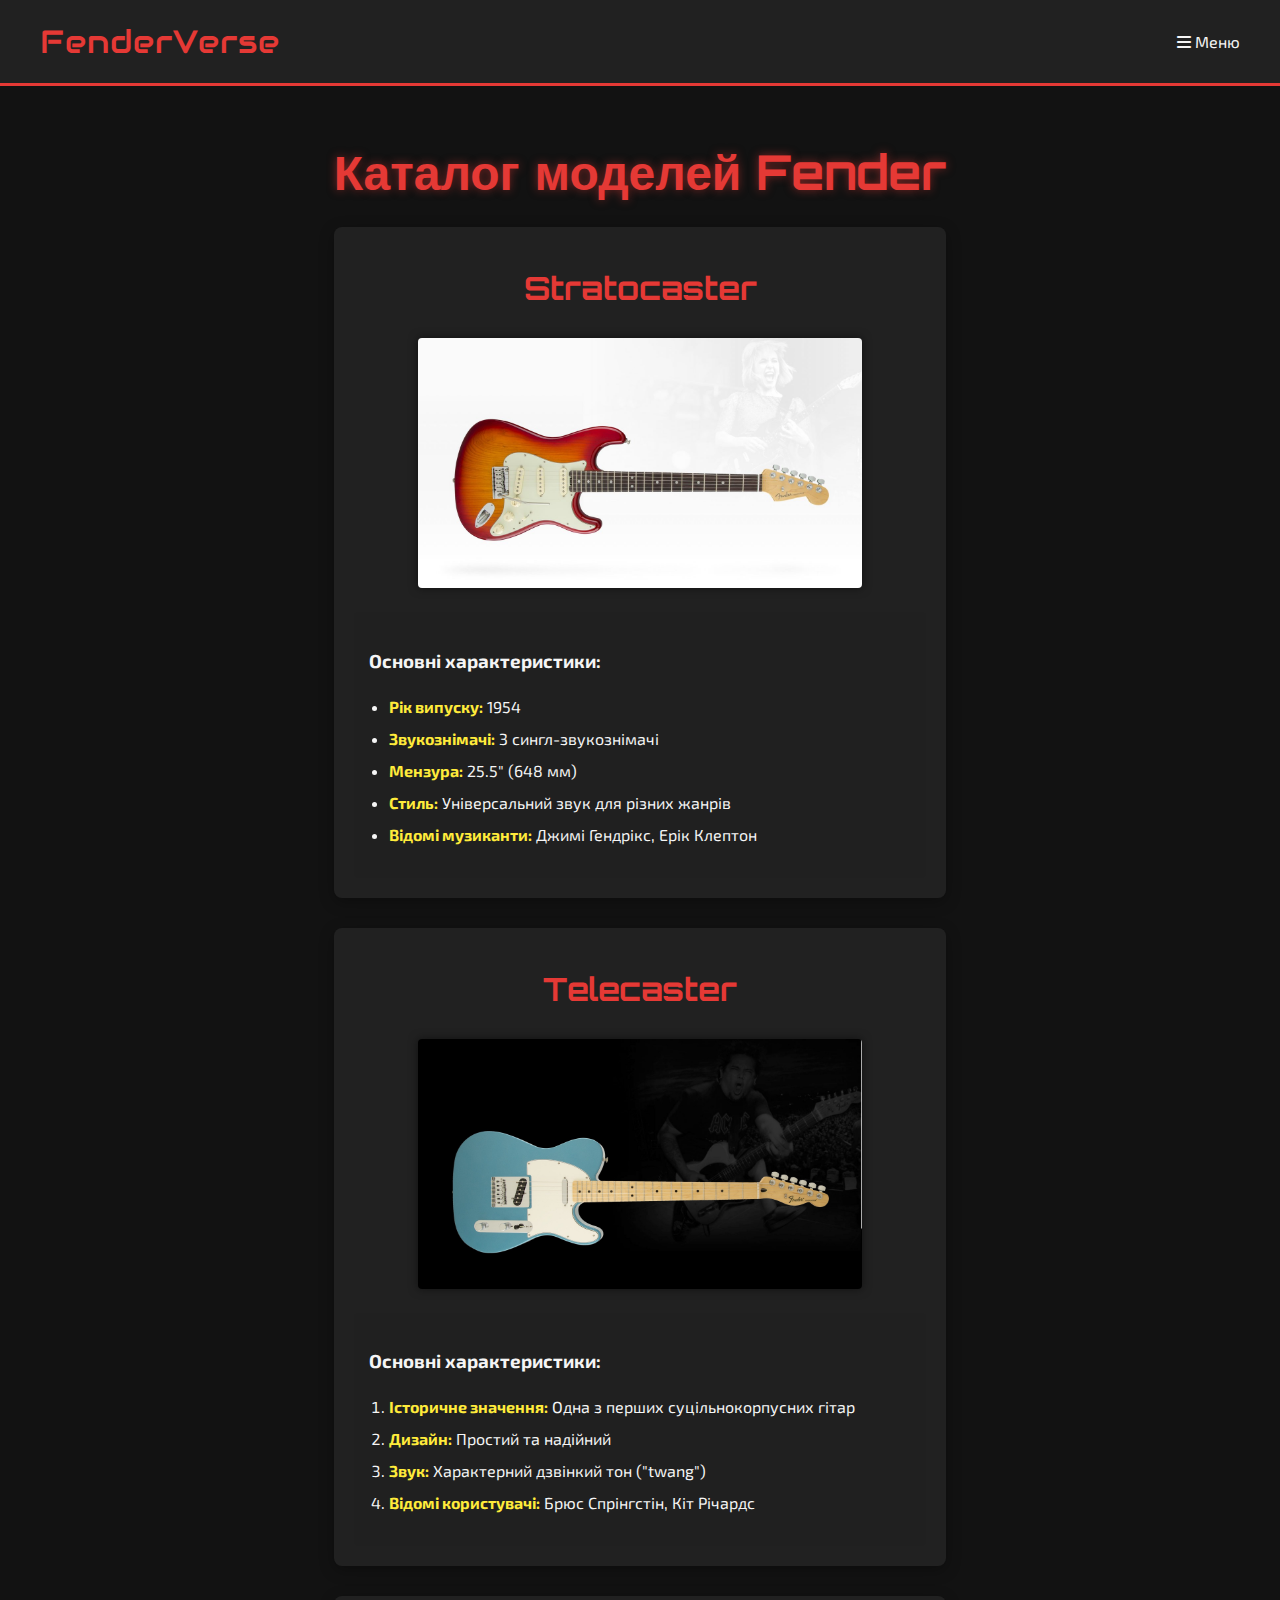
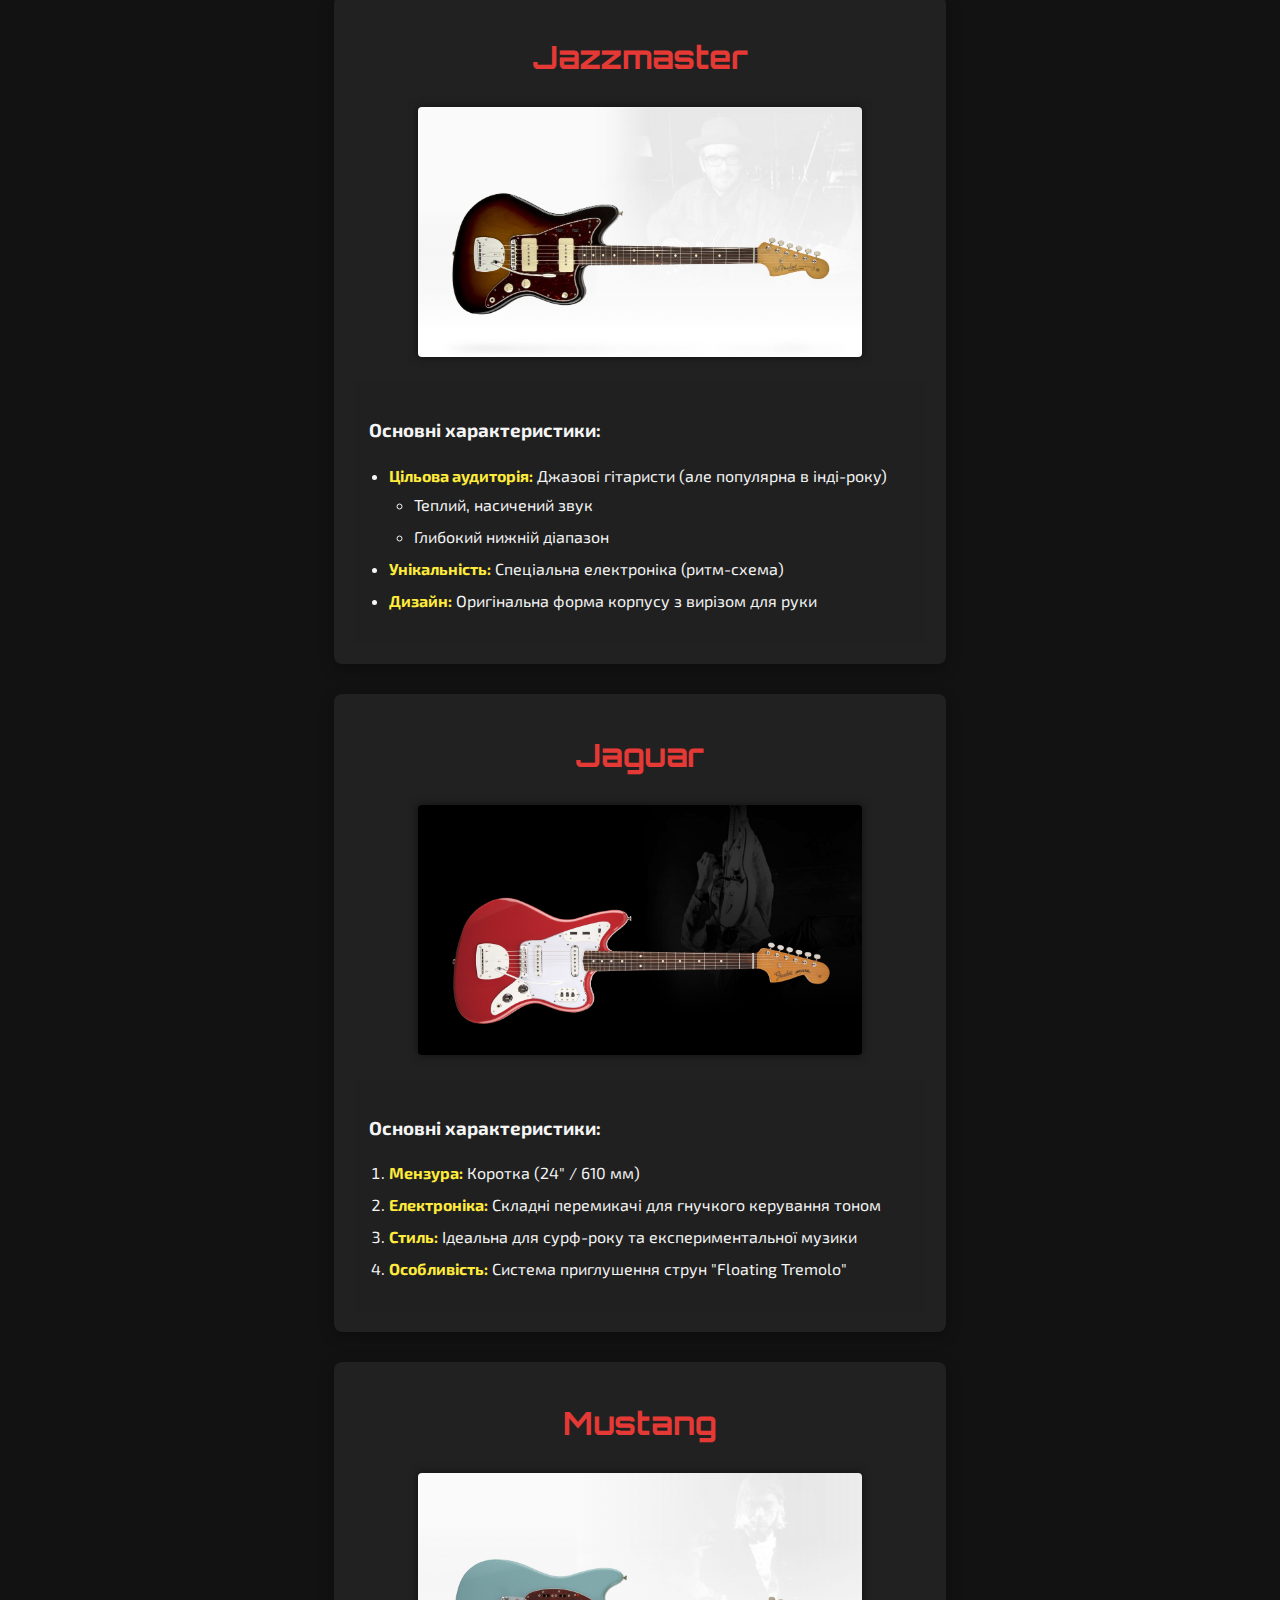
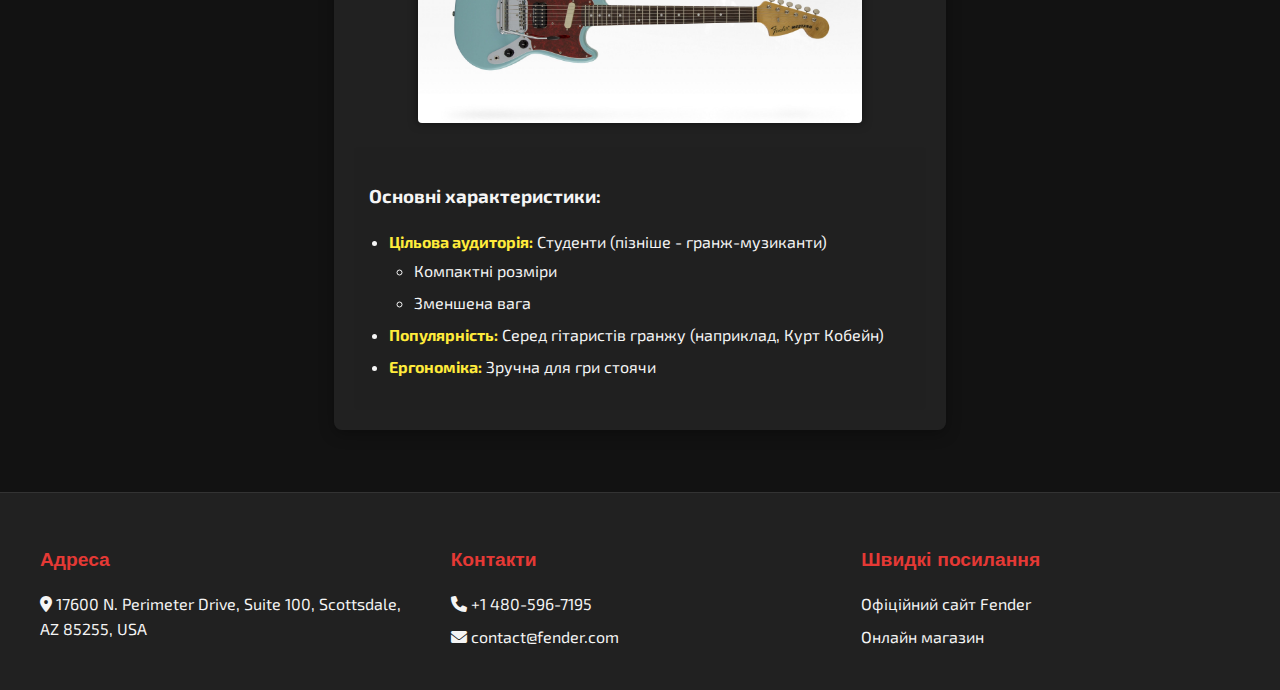
<file: catalog.html>
<!DOCTYPE html>
<html>
<head>
  <title>Каталог Fender</title>
  <meta name="viewport" content="width=device-width, initial-scale=1.0">
  <link rel="stylesheet" href="style.css">
  <link rel="stylesheet" href="https://cdnjs.cloudflare.com/ajax/libs/font-awesome/6.0.0-beta3/css/all.min.css">
</head>
<body>
  <header>
    <div class="header-content">
      <a href="index.html" class="logo">FenderVerse</a>
      <nav>
        <a href="menu.html" class="menu-link"><i class="fas fa-bars"></i> Меню</a>
      </nav>
    </div>
  </header>

  <div class="infoblock">
    <h1 class="main-title">Каталог моделей Fender</h1>
    
    <div class="guitar-model">
      <h2>Stratocaster</h2>
      <img src="images/catalog/Stratocaster.jpg" alt="Stratocaster" class="guitar-img">
      <div class="specs">
        <h3>Основні характеристики:</h3>
        <ul class="features">
          <li><strong>Рік випуску:</strong> 1954</li>
          <li><strong>Звукознімачі:</strong> 3 сингл-звукознімачі</li>
          <li><strong>Мензура:</strong> 25.5" (648 мм)</li>
          <li><strong>Стиль:</strong> Універсальний звук для різних жанрів</li>
          <li><strong>Відомі музиканти:</strong> Джимі Гендрікс, Ерік Клептон</li>
        </ul>
      </div>
    </div>

    <div class="guitar-model">
      <h2>Telecaster</h2>
      <img src="images/catalog/Telecaster.jpg" alt="Telecaster" class="guitar-img">
      <div class="specs">
        <h3>Основні характеристики:</h3>
        <ol class="features">
          <li><strong>Історичне значення:</strong> Одна з перших суцільнокорпусних гітар</li>
          <li><strong>Дизайн:</strong> Простий та надійний</li>
          <li><strong>Звук:</strong> Характерний дзвінкий тон ("twang")</li>
          <li><strong>Відомі користувачі:</strong> Брюс Спрінгстін, Кіт Річардс</li>
        </ol>
      </div>
    </div>

    <div class="guitar-model">
      <h2>Jazzmaster</h2>
      <img src="images/catalog/Jazzmaster.jpg" alt="Jazzmaster" class="guitar-img">
      <div class="specs">
        <h3>Основні характеристики:</h3>
        <ul class="features">
          <li><strong>Цільова аудиторія:</strong> Джазові гітаристи (але популярна в інді-року)
            <ul class="sub-features">
              <li>Теплий, насичений звук</li>
              <li>Глибокий нижній діапазон</li>
            </ul>
          </li>
          <li><strong>Унікальність:</strong> Спеціальна електроніка (ритм-схема)</li>
          <li><strong>Дизайн:</strong> Оригінальна форма корпусу з вирізом для руки</li>
        </ul>
      </div>
    </div>

    <div class="guitar-model">
      <h2>Jaguar</h2>
      <img src="images/catalog/Jaguar.jpg" alt="Jaguar" class="guitar-img">
      <div class="specs">
        <h3>Основні характеристики:</h3>
        <ol class="features">
          <li><strong>Мензура:</strong> Коротка (24" / 610 мм)</li>
          <li><strong>Електроніка:</strong> Складні перемикачі для гнучкого керування тоном</li>
          <li><strong>Стиль:</strong> Ідеальна для сурф-року та експериментальної музики</li>
          <li><strong>Особливість:</strong> Система приглушення струн "Floating Tremolo"</li>
        </ol>
      </div>
    </div>

    <div class="guitar-model">
      <h2>Mustang</h2>
      <img src="images/catalog/Mustang.jpg" alt="Mustang" class="guitar-img">
      <div class="specs">
        <h3>Основні характеристики:</h3>
        <ul class="features">
          <li><strong>Цільова аудиторія:</strong> Студенти (пізніше - гранж-музиканти)
            <ol class="sub-features">
              <li>Компактні розміри</li>
              <li>Зменшена вага</li>
            </ol>
          </li>
          <li><strong>Популярність:</strong> Серед гітаристів гранжу (наприклад, Курт Кобейн)</li>
          <li><strong>Ергономіка:</strong> Зручна для гри стоячи</li>
        </ul>
      </div>
    </div>
  </div>

  <footer>
    <div class="footer-content">
      <div class="footer-section">
        <h3>Адреса</h3>
        <p><i class="fas fa-map-marker-alt"></i> 17600 N. Perimeter Drive, Suite 100, Scottsdale, AZ 85255, USA</p>
      </div>
      <div class="footer-section">
        <h3>Контакти</h3>
        <p><i class="fas fa-phone"></i> +1 480-596-7195</p>
        <p><i class="fas fa-envelope"></i> contact@fender.com</p>
      </div>
      <div class="footer-section">
        <h3>Швидкі посилання</h3>
        <p><a href="https://www.fender.com">Офіційний сайт Fender</a></p>
        <p><a href="https://shop.fender.com">Онлайн магазин</a></p>
      </div>
    </div>
  </footer>
</body>
</html>
</file>
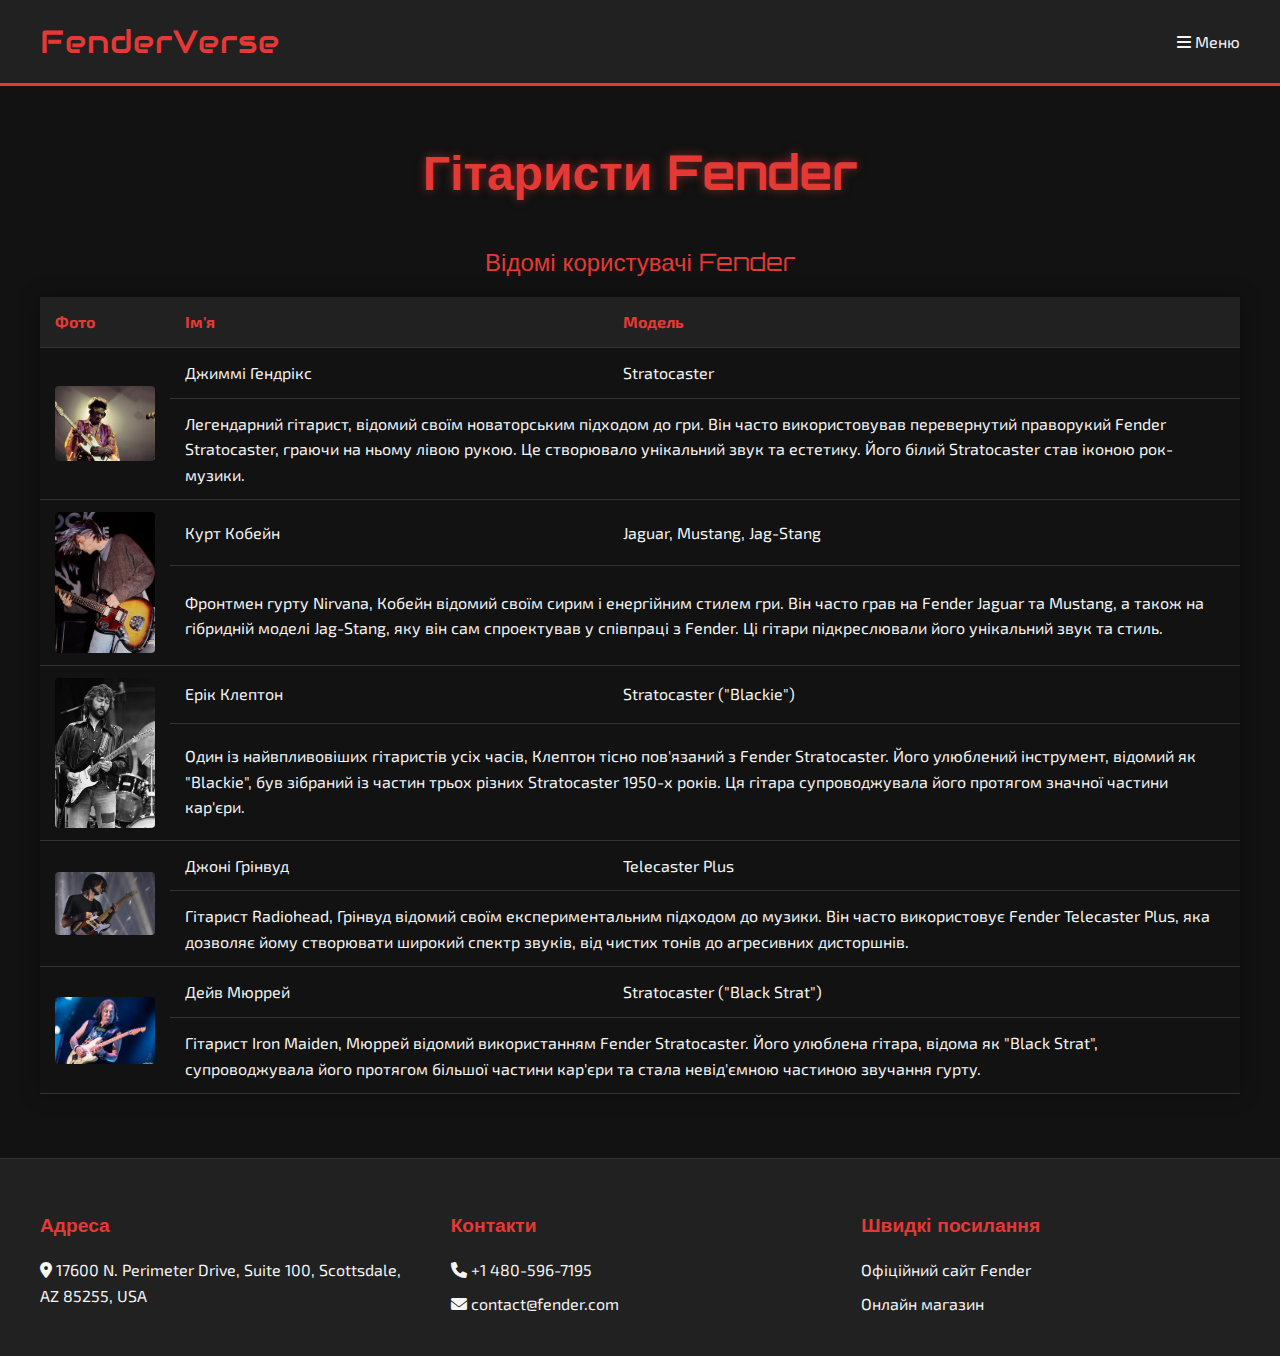
<file: choice.html>
<!DOCTYPE html>
<html>
<head>
  <title>Гітаристи Fender</title>
  <meta name="viewport" content="width=device-width, initial-scale=1.0">
  <link rel="stylesheet" href="style.css">
  <link rel="stylesheet" href="https://cdnjs.cloudflare.com/ajax/libs/font-awesome/6.0.0-beta3/css/all.min.css">
</head>
<body>
  <header>
    <div class="header-content">
      <a href="index.html" class="logo">FenderVerse</a>
      <nav>
        <a href="menu.html" class="menu-link"><i class="fas fa-bars"></i> Меню</a>
      </nav>
    </div>
  </header>

  <div class="infoblock">
    <h1 class="main-title">Гітаристи Fender</h1>
    
    <table class="artist-table">
      <caption>Відомі користувачі Fender</caption>
      <tr>
        <th>Фото</th>
        <th>Ім'я</th>
        <th>Модель</th>
      </tr>
      <tr>
        <td rowspan="2"><img src="images/choise/Hendrix.jpg" alt="Джиммі Гендрікс" class="artist-img"></td>
        <td>Джиммі Гендрікс</td>
        <td>Stratocaster</td>
      </tr>
      <tr>
        <td colspan="2">Легендарний гітарист, відомий своїм новаторським підходом до гри. Він часто використовував перевернутий праворукий Fender Stratocaster, граючи на ньому лівою рукою. Це створювало унікальний звук та естетику. Його білий Stratocaster став іконою рок-музики.</td>
      </tr>
      <tr>
        <td rowspan="2"><img src="images/choise/cobain.jpg" alt="Курт Кобейн" class="artist-img"></td>
        <td>Курт Кобейн</td>
        <td>Jaguar, Mustang, Jag-Stang</td>
      </tr>
      <tr>
        <td colspan="2">Фронтмен гурту Nirvana, Кобейн відомий своїм сирим і енергійним стилем гри. Він часто грав на Fender Jaguar та Mustang, а також на гібридній моделі Jag-Stang, яку він сам спроектував у співпраці з Fender. Ці гітари підкреслювали його унікальний звук та стиль.</td>
      </tr>
      <tr>
        <td rowspan="2"><img src="images/choise/Klepton.jpg" alt="Ерік Клептон" class="artist-img"></td>
        <td>Ерік Клептон</td>
        <td>Stratocaster ("Blackie")</td>
      </tr>
      <tr>
        <td colspan="2">Один із найвпливовіших гітаристів усіх часів, Клептон тісно пов'язаний з Fender Stratocaster. Його улюблений інструмент, відомий як "Blackie", був зібраний із частин трьох різних Stratocaster 1950-х років. Ця гітара супроводжувала його протягом значної частини кар'єри.</td>
      </tr>
      <tr>
        <td rowspan="2"><img src="images/choise/grinvud.jpg" alt="Джоні Грінвуд" class="artist-img"></td>
        <td>Джоні Грінвуд</td>
        <td>Telecaster Plus</td>
      </tr>
      <tr>
        <td colspan="2">Гітарист Radiohead, Грінвуд відомий своїм експериментальним підходом до музики. Він часто використовує Fender Telecaster Plus, яка дозволяє йому створювати широкий спектр звуків, від чистих тонів до агресивних дисторшнів.</td>
      </tr>
      <tr>
        <td rowspan="2"><img src="images/choise/Murray.jpg" alt="Дейв Мюррей" class="artist-img"></td>
        <td>Дейв Мюррей</td>
        <td>Stratocaster ("Black Strat")</td>
      </tr>
      <tr>
        <td colspan="2">Гітарист Iron Maiden, Мюррей відомий використанням Fender Stratocaster. Його улюблена гітара, відома як "Black Strat", супроводжувала його протягом більшої частини кар'єри та стала невід'ємною частиною звучання гурту.</td>
      </tr>
    </table>
  </div>

  <footer>
    <div class="footer-content">
      <div class="footer-section">
        <h3>Адреса</h3>
        <p><i class="fas fa-map-marker-alt"></i> 17600 N. Perimeter Drive, Suite 100, Scottsdale, AZ 85255, USA</p>
      </div>
      <div class="footer-section">
        <h3>Контакти</h3>
        <p><i class="fas fa-phone"></i> +1 480-596-7195</p>
        <p><i class="fas fa-envelope"></i> contact@fender.com</p>
      </div>
      <div class="footer-section">
        <h3>Швидкі посилання</h3>
        <p><a href="https://www.fender.com">Офіційний сайт Fender</a></p>
        <p><a href="https://shop.fender.com">Онлайн магазин
</file>
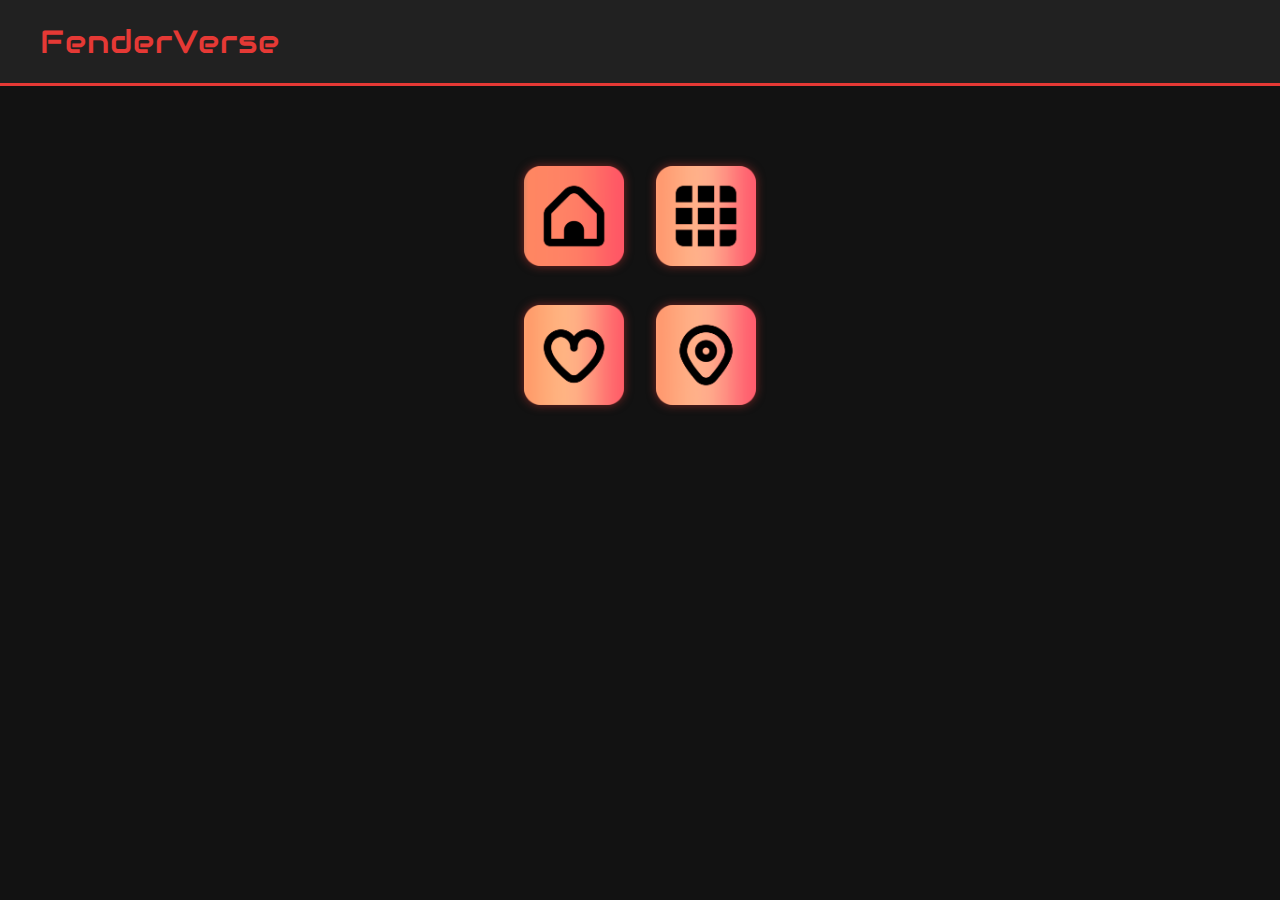
<file: menu.html>
<!DOCTYPE html>
<html>
<head>
  <title>Меню FenderVerse</title>
  <meta name="viewport" content="width=device-width, initial-scale=1.0">
  <link rel="stylesheet" type="text/css" href="style.css">
  <link rel="stylesheet" href="https://cdnjs.cloudflare.com/ajax/libs/font-awesome/6.0.0-beta3/css/all.min.css">
</head>
<body>
  <header>
    <div class="header-content">
      <a href="index.html" class="logo">FenderVerse</a>
    </div>
  </header>

  <div class="infoblock">
    <div class="menu-container">
      <a href="index.html" class="menu-btn"><img src="images/menu/1.png" alt="Головна" width="100"></a>
      <a href="catalog.html" class="menu-btn"><img src="images/menu/2.png" alt="Каталог" width="100"></a>
      <a href="choice.html" class="menu-btn"><img src="images/menu/3.png" alt="Гітаристи" width="100"></a>
      <a href="office.html" class="menu-btn"><img src="images/menu/4.png" alt="Офіс" width="100"></a>
    </div>
  </div>
</body>
</html>
</file>
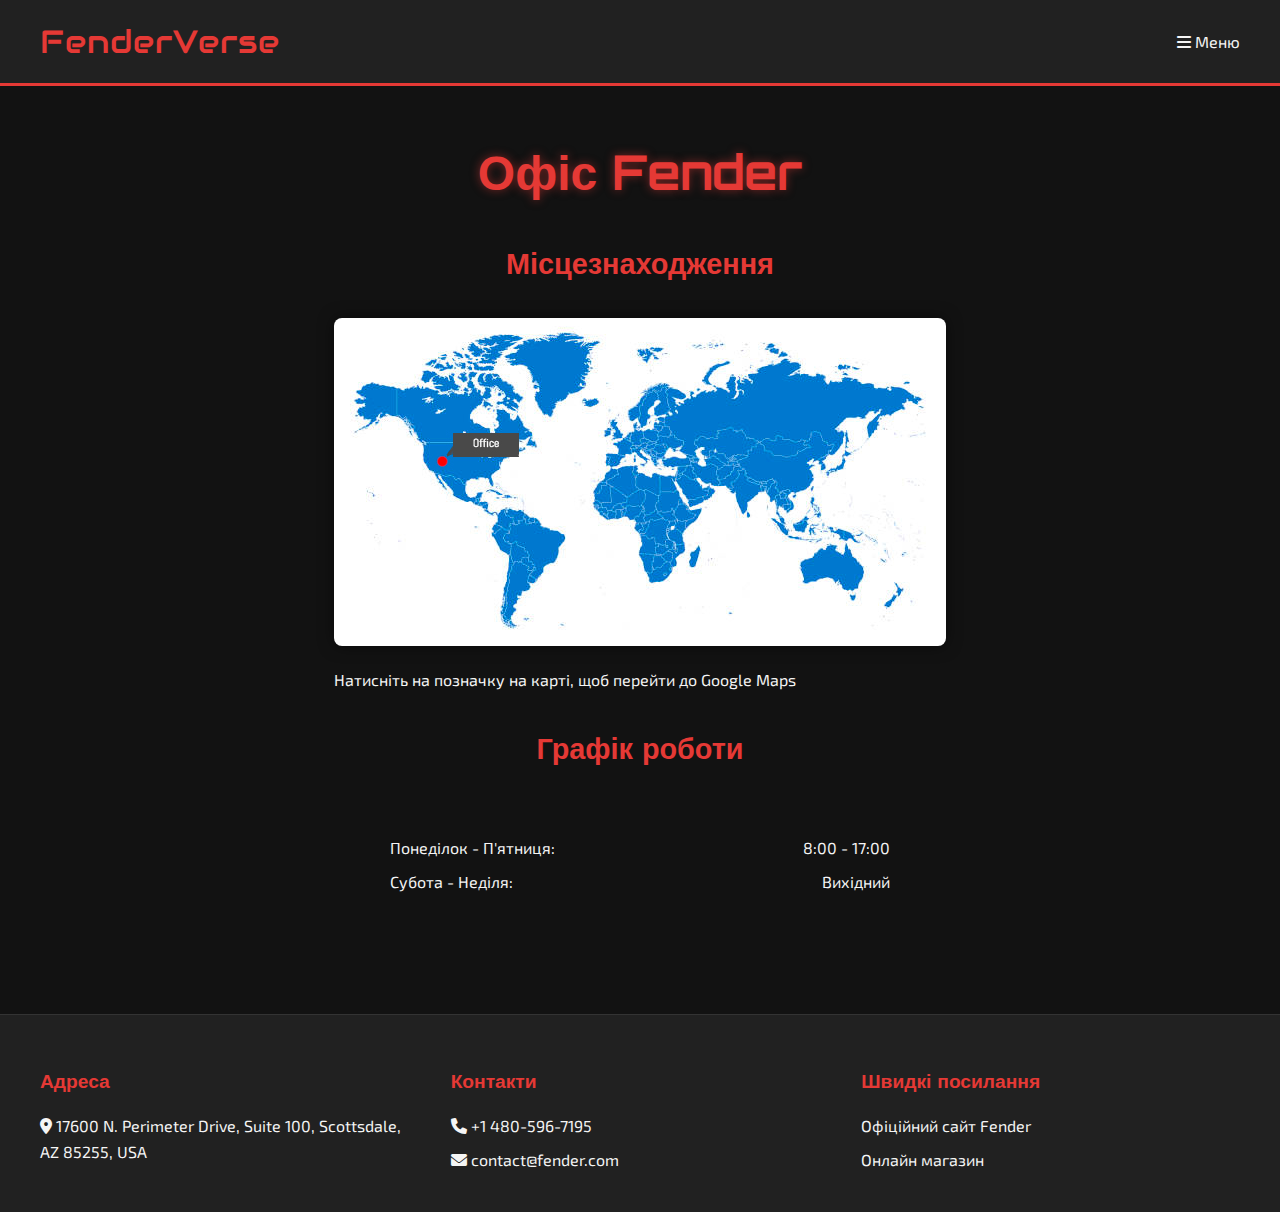
<file: office.html>
<!DOCTYPE html>
<html>
<head>
  <title>Офіс Fender</title>
  <meta name="viewport" content="width=device-width, initial-scale=1.0">
  <link rel="stylesheet" href="style.css">
  <link rel="stylesheet" href="https://cdnjs.cloudflare.com/ajax/libs/font-awesome/6.0.0-beta3/css/all.min.css">
</head>
<body>
  <header>
    <div class="header-content">
      <a href="index.html" class="logo">FenderVerse</a>
      <nav>
        <a href="menu.html" class="menu-link"><i class="fas fa-bars"></i> Меню</a>
      </nav>
    </div>
  </header>

  <div class="infoblock">
    <h1 class="main-title">Офіс Fender</h1>
    
    <div class="content-section">
      <h3>Місцезнаходження</h3>
      <div style="text-align: center; margin: 32px 0;">
        <img src="images/map.jpg" usemap="#map" style="max-width: 100%; border-radius: 8px; box-shadow: 0 0 15px rgba(0,0,0,0.5);">
        <map name="map">
          <area shape="circle" coords="108,144,8" href="https://maps.app.goo.gl/aSh4pqJPURmNwm5N9" alt="Офіс Fender">
        </map>
        <p style="margin-top: 15px;">Натисніть на позначку на карті, щоб перейти до Google Maps</p>
      </div>
      
      <h3 style="text-align: center; margin-top: 30px;">Графік роботи</h3>
      <div style="max-width: 500px; margin: 0 auto; background: var(--secondary-color); padding: 1.5rem; border-radius: 8px;">
        <ul style="list-style-type: none; padding: 0;">
          <li style="margin-bottom: 0.5rem; display: flex; justify-content: space-between;">
            <span>Понеділок - П'ятниця:</span>
            <span>8:00 - 17:00</span>
          </li>
          <li style="margin-bottom: 8px; display: flex; justify-content: space-between;">
            <span>Субота - Неділя:</span>
            <span>Вихідний</span>
          </li>
        </ul>
      </div>
    </div>
  </div>

  <footer>
    <div class="footer-content">
      <div class="footer-section">
        <h3>Адреса</h3>
        <p><i class="fas fa-map-marker-alt"></i> 17600 N. Perimeter Drive, Suite 100, Scottsdale, AZ 85255, USA</p>
      </div>
      <div class="footer-section">
        <h3>Контакти</h3>
        <p><i class="fas fa-phone"></i> +1 480-596-7195</p>
        <p><i class="fas fa-envelope"></i> contact@fender.com</p>
      </div>
      <div class="footer-section">
        <h3>Швидкі посилання</h3>
        <p><a href="https://www.fender.com">Офіційний сайт Fender</a></p>
        <p><a href="https://shop.fender.com">Онлайн магазин</a></p>
      </div>
    </div>
  </footer>
</body>
</html>
</file>
<file: style.css>
@import url('https://fonts.googleapis.com/css2?family=Orbitron:wght@400;700&family=Exo+2:wght@300;400;600&family=Audiowide&display=swap');

body {
  font-family: 'Exo 2', sans-serif;
  background-color: #121212;
  color: #f5f5f5;
  margin: 0;
  padding: 0;
  line-height: 1.6;
  min-height: 100vh;
  display: flex;
  flex-direction: column;
}

header {
  background-color: #212121;
  padding: 1rem;
  border-bottom: 3px solid #e53935;
}

.header-content {
  max-width: 1200px;
  margin: 0 auto;
  display: flex;
  justify-content: space-between;
  align-items: center;
  padding: 0 1rem;
}

.logo {
  font-family: 'Audiowide', cursive;
  font-size: 2rem;
  color: #e53935;
  text-decoration: none;
  letter-spacing: 1px;
}

nav a {
  color: #f5f5f5;
  text-decoration: none;
  margin-left: 1.5rem;
  transition: color 0.3s;
}

nav a:hover {
  color: #ffeb3b;
}

.infoblock {
  max-width: 1200px;
  margin: 2rem auto;
  padding: 0 1rem;
  flex: 1;
}

footer {
  background-color: #212121;
  padding: 2rem 1rem;
  border-top: 1px solid #333;
}

.footer-content {
  max-width: 1200px;
  margin: 0 auto;
  display: grid;
  grid-template-columns: repeat(auto-fit, minmax(200px, 1fr));
  gap: 2rem;
}

.footer-section h3 {
  font-family: 'Orbitron', sans-serif;
  color: #e53935;
  margin-bottom: 1rem;
  font-size: 1.2rem;
}

.footer-section p, .footer-section a {
  margin: 0.5rem 0;
  color: #f5f5f5;
  text-decoration: none;
}

.social-links {
  display: flex;
  gap: 1rem;
}

.social-links a {
  color: #f5f5f5;
  font-size: 1.5rem;
  transition: color 0.3s;
}

.social-links a:hover {
  color: #ffeb3b;
}

.menu-container {
  display: grid;
  grid-template-columns: repeat(2, 1fr);
  gap: 2rem;
  max-width: 400px;
  margin: 3rem auto;
  place-items: center;
}

.menu-btn {
  transition: transform 0.3s;
  filter: drop-shadow(0 0 5px rgba(229, 57, 53, 0.5));
}

.menu-btn:hover {
  transform: scale(1.1);
  filter: drop-shadow(0 0 10px #e53935);
}

.main-title {
  font-family: 'Orbitron', sans-serif;
  text-align: center;
  font-size: 3rem;
  margin: 1rem 0;
  color: #e53935;
  text-shadow: 0 0 10px rgba(229, 57, 53, 0.5);
}

.subtitle {
  font-family: 'Audiowide', cursive;
  text-align: center;
  font-size: 1.5rem;
  margin-bottom: 2rem;
  color: #ffeb3b;
}

.content-section {
  margin-bottom: 3rem;
}

.content-section h3 {
  font-family: 'Orbitron', sans-serif;
  color: #e53935;
  text-align: center;
  font-size: 1.8rem;
  margin-bottom: 1.5rem;
}

.content-section p {
  margin-bottom: 1rem;
  text-align: justify;
}

.content-img {
  max-width: 100%;
  height: auto;
  display: block;
  margin: 1rem auto;
  border-radius: 5px;
  box-shadow: 0 0 15px rgba(0, 0, 0, 0.5);
}

.media-container {
  display: flex;
  flex-direction: column;
  align-items: center;
  margin: 1.5rem 0;
}

.guitar-model {
  background-color: #212121;
  border-radius: 8px;
  padding: 20px;
  margin-bottom: 30px;
  box-shadow: 0 4px 15px rgba(0, 0, 0, 0.3);
}

.guitar-model h2 {
  font-family: 'Orbitron', sans-serif;
  text-align: center;
  color: #e53935;
  font-size: 2rem;
  margin: 1rem 0 1.5rem;
}

.guitar-img {
  max-height: 250px;
  object-fit: contain;
  margin: 0 auto 1.5rem;
  border-radius: 4px;
  display: block;
  box-shadow: 0 0 10px rgba(0, 0, 0, 0.5);
}

.specs {
  margin-top: 15px;
  padding: 15px;
  background-color: rgba(33, 33, 33, 0.7);
  border-radius: 5px;
}

.features {
  padding-left: 20px;
}

.features li {
  margin-bottom: 8px;
  line-height: 1.5;
}

.sub-features {
  padding-left: 25px;
  margin-top: 5px;
  list-style-type: circle;
}

.features strong {
  color: #ffeb3b;
}

.artist-table {
  width: 100%;
  margin: 2rem 0;
  border-collapse: collapse;
  box-shadow: 0 0 20px rgba(0, 0, 0, 0.3);
}

.artist-table caption {
  font-family: 'Orbitron', sans-serif;
  font-size: 1.5rem;
  color: #e53935;
  margin-bottom: 1rem;
  text-align: center;
}

.artist-table th, .artist-table td {
  padding: 12px 15px;
  text-align: left;
  border-bottom: 1px solid #333;
}

.artist-table th {
  background-color: #212121;
  font-weight: bold;
  color: #e53935;
}

.artist-table tr:hover {
  background-color: rgba(33, 33, 33, 0.5);
}

.artist-img {
  width: 100px;
  height: auto;
  border-radius: 4px;
  display: block;
  margin: 0 auto;
}
</file>
